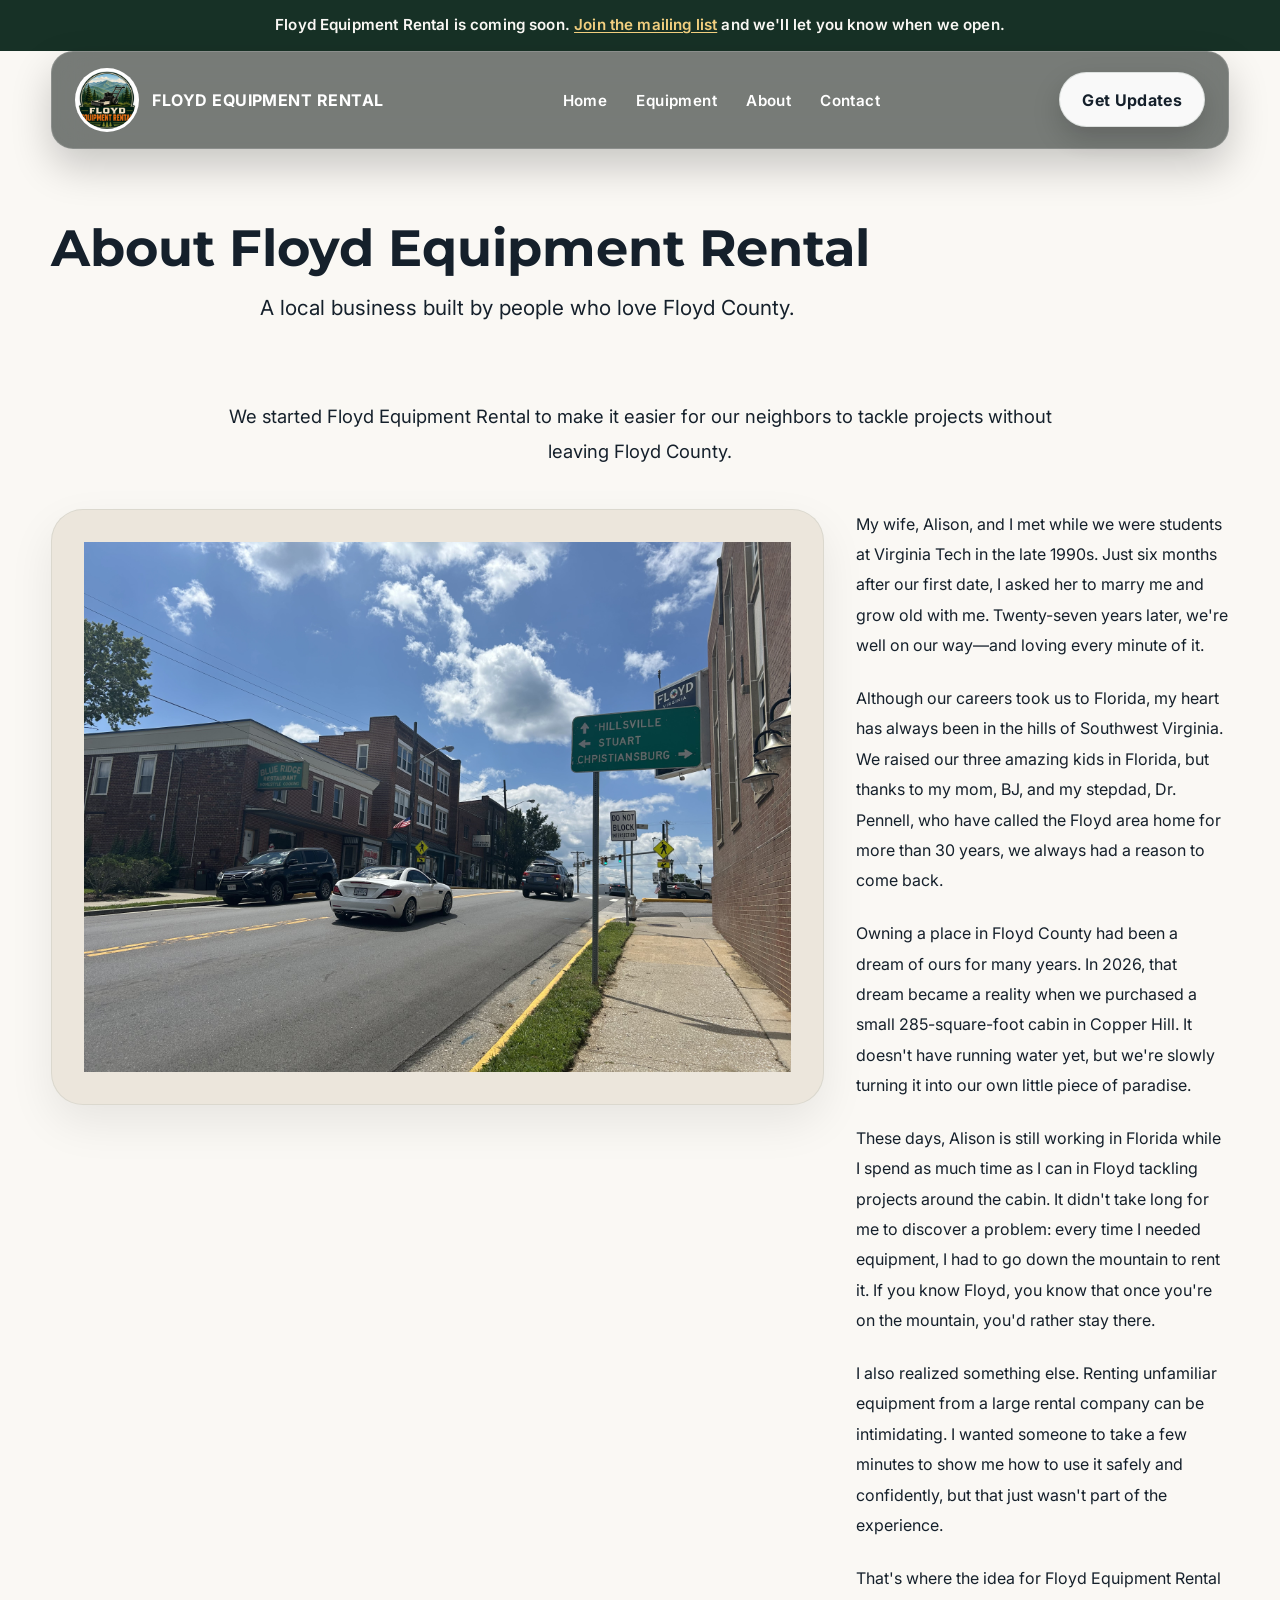
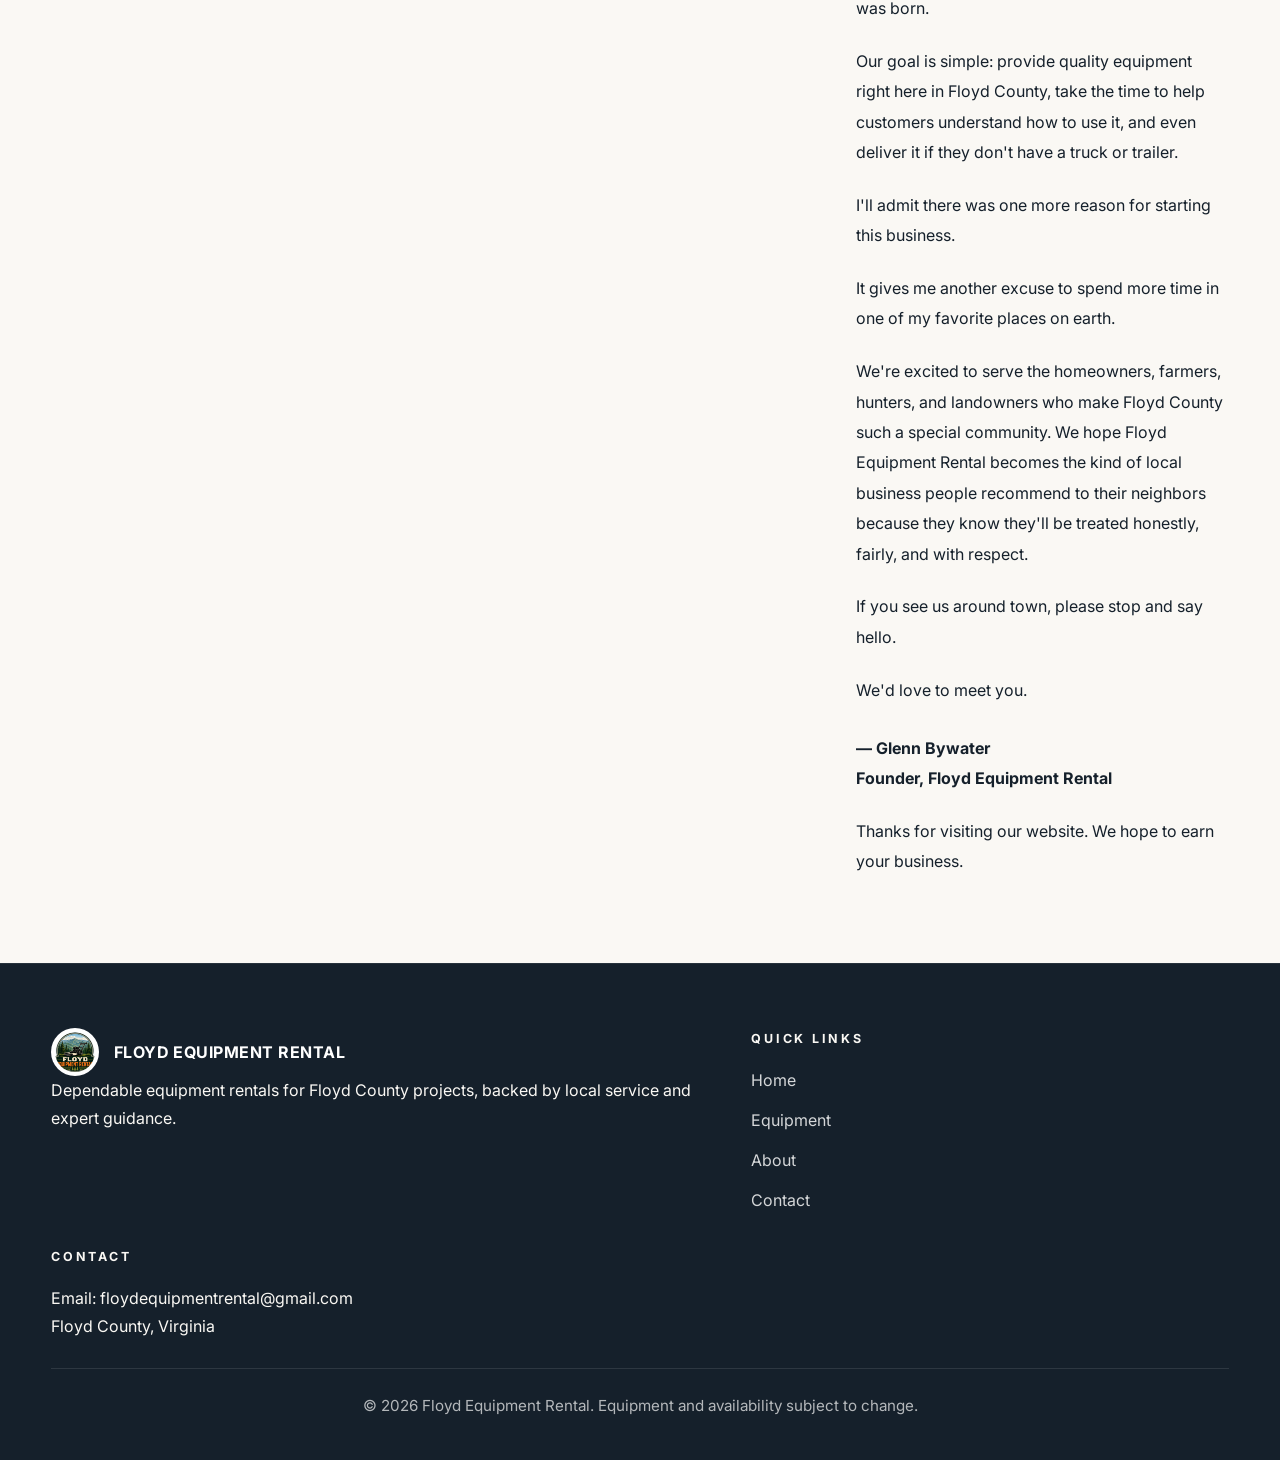
<file: about.html>
<!doctype html>
<html lang="en">
  <head>
    <meta charset="UTF-8" />
    <meta name="viewport" content="width=device-width, initial-scale=1.0" />
    <title>About Floyd Equipment Rental</title>
    <meta
      name="description"
      content="Learn the story behind Floyd Equipment Rental and meet the people building a dependable local rental business in Floyd County."
    />
    <link rel="icon" href="assets/logo.png" type="image/png" />
    <link rel="stylesheet" href="css/style.css" />
    <link rel="preconnect" href="https://fonts.googleapis.com" />
    <link rel="preconnect" href="https://fonts.gstatic.com" crossorigin />
    <link
      href="https://fonts.googleapis.com/css2?family=Montserrat:wght@400;600;700;800&family=Inter:wght@300;400;500;600&display=swap"
      rel="stylesheet"
    />
  </head>
  <body>
    <p class="launch-banner">
      Floyd Equipment Rental is coming soon.
      <a href="index.html#contact">Join the mailing list</a>
      and we'll let you know when we open.
    </p>
    <header>
      <nav class="top-nav container" aria-label="Main navigation">
        <a class="brand" href="index.html#home">
          <img src="assets/logo.png" alt="Floyd Equipment Rental logo" />
          <span>Floyd Equipment Rental</span>
        </a>

        <button class="menu-toggle" aria-label="Open navigation">☰</button>

        <ul class="nav-links">
          <li><a href="index.html#home">Home</a></li>
          <li><a href="index.html#equipment">Equipment</a></li>
          <li><a href="about.html">About</a></li>
          <li><a href="index.html#contact">Contact</a></li>
        </ul>

        <a class="reserve-button" href="index.html#contact">Get Updates</a>
      </nav>
    </header>

    <main>
      <section class="page-hero container about-hero">
        <h1>About Floyd Equipment Rental</h1>
        <p class="hero-subheading">
          A local business built by people who love Floyd County.
        </p>
      </section>

      <section class="about-intro container">
        <p class="intro-statement">
          We started Floyd Equipment Rental to make it easier for our neighbors
          to tackle projects without leaving Floyd County.
        </p>
      </section>

      <section class="about-story container">
        <div class="about-grid">
          <div class="about-photo">
            <img
              src="assets/community/floyd-road-01.jpg"
              alt="Downtown Floyd, Virginia, with the Floyd town sign"
            />
          </div>

          <div class="about-copy">
            <p>
              My wife, Alison, and I met while we were students at Virginia Tech
              in the late 1990s. Just six months after our first date, I asked
              her to marry me and grow old with me. Twenty-seven years later,
              we're well on our way—and loving every minute of it.
            </p>
            <p>
              Although our careers took us to Florida, my heart has always been
              in the hills of Southwest Virginia. We raised our three amazing
              kids in Florida, but thanks to my mom, BJ, and my stepdad, Dr.
              Pennell, who have called the Floyd area home for more than 30
              years, we always had a reason to come back.
            </p>
            <p>
              Owning a place in Floyd County had been a dream of ours for many
              years. In 2026, that dream became a reality when we purchased a
              small 285-square-foot cabin in Copper Hill. It doesn't have
              running water yet, but we're slowly turning it into our own little
              piece of paradise.
            </p>
            <p>
              These days, Alison is still working in Florida while I spend as
              much time as I can in Floyd tackling projects around the cabin. It
              didn't take long for me to discover a problem: every time I needed
              equipment, I had to go down the mountain to rent it. If you know
              Floyd, you know that once you're on the mountain, you'd rather
              stay there.
            </p>
            <p>
              I also realized something else. Renting unfamiliar equipment from
              a large rental company can be intimidating. I wanted someone to
              take a few minutes to show me how to use it safely and
              confidently, but that just wasn't part of the experience.
            </p>
            <p>That's where the idea for Floyd Equipment Rental was born.</p>
            <p>
              Our goal is simple: provide quality equipment right here in Floyd
              County, take the time to help customers understand how to use it,
              and even deliver it if they don't have a truck or trailer.
            </p>
            <p>
              I'll admit there was one more reason for starting this business.
            </p>
            <p>
              It gives me another excuse to spend more time in one of my
              favorite places on earth.
            </p>
            <p>
              We're excited to serve the homeowners, farmers, hunters, and
              landowners who make Floyd County such a special community. We hope
              Floyd Equipment Rental becomes the kind of local business people
              recommend to their neighbors because they know they'll be treated
              honestly, fairly, and with respect.
            </p>
            <p>If you see us around town, please stop and say hello.</p>
            <p>We'd love to meet you.</p>
            <p class="signature">
              — Glenn Bywater<br />Founder, Floyd Equipment Rental
            </p>
            <p class="closing-note">
              Thanks for visiting our website. We hope to earn your business.
            </p>
          </div>
        </div>
      </section>
    </main>

    <footer class="site-footer">
      <div class="container footer-grid">
        <div>
          <a class="brand footer-brand" href="index.html#home">
            <img src="assets/logo.png" alt="Floyd Equipment Rental logo" />
            <span>Floyd Equipment Rental</span>
          </a>
          <p>
            Dependable equipment rentals for Floyd County projects, backed by
            local service and expert guidance.
          </p>
        </div>

        <div>
          <p class="footer-label">Quick links</p>
          <ul class="footer-links">
            <li><a href="index.html#home">Home</a></li>
            <li><a href="index.html#equipment">Equipment</a></li>
            <li><a href="index.html#about">About</a></li>
            <li><a href="index.html#contact">Contact</a></li>
          </ul>
        </div>

        <div>
          <p class="footer-label">Contact</p>
          <p>
            Email:
            <a href="mailto:floydequipmentrental@gmail.com"
              >floydequipmentrental@gmail.com</a
            >
          </p>
          <p>Floyd County, Virginia</p>
        </div>
      </div>

      <div class="footer-legal container">
        <p>
          © 2026 Floyd Equipment Rental. Equipment and availability subject to
          change.
        </p>
      </div>
    </footer>
  </body>
</html>
</file>
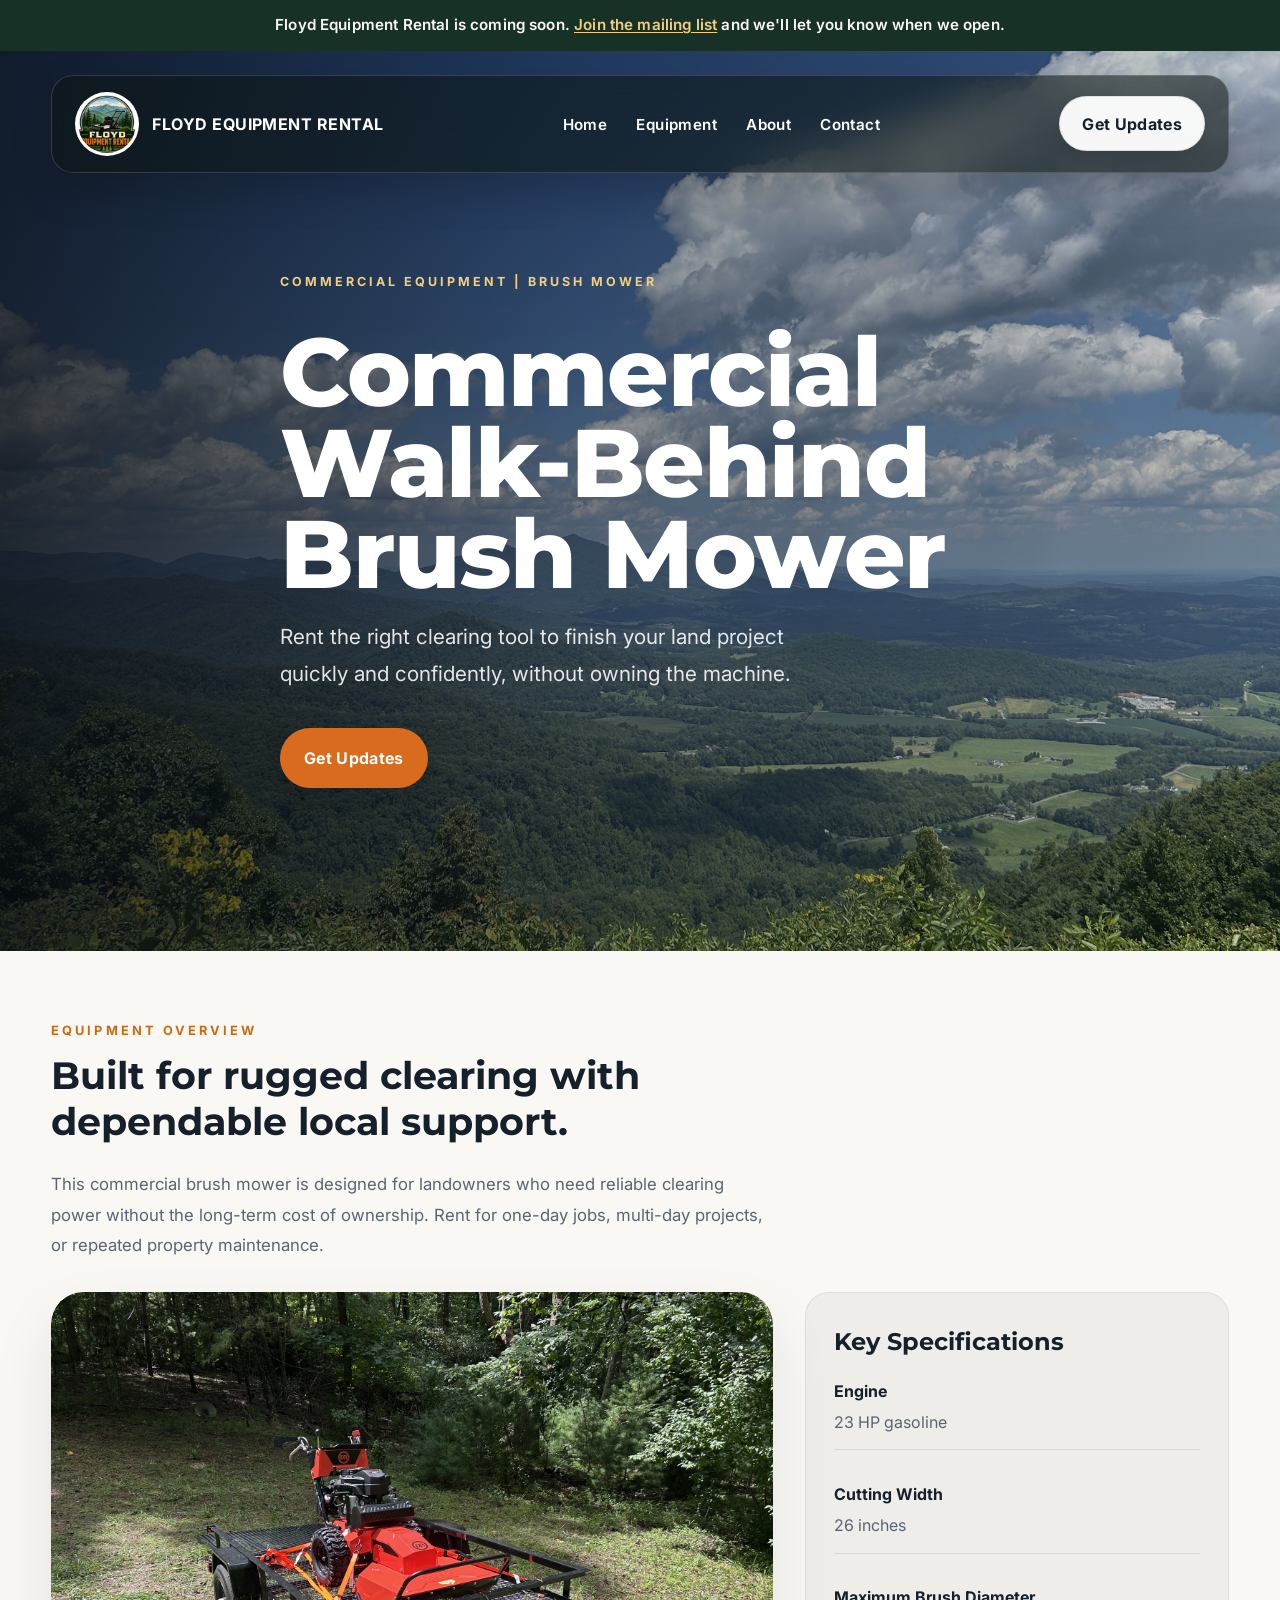
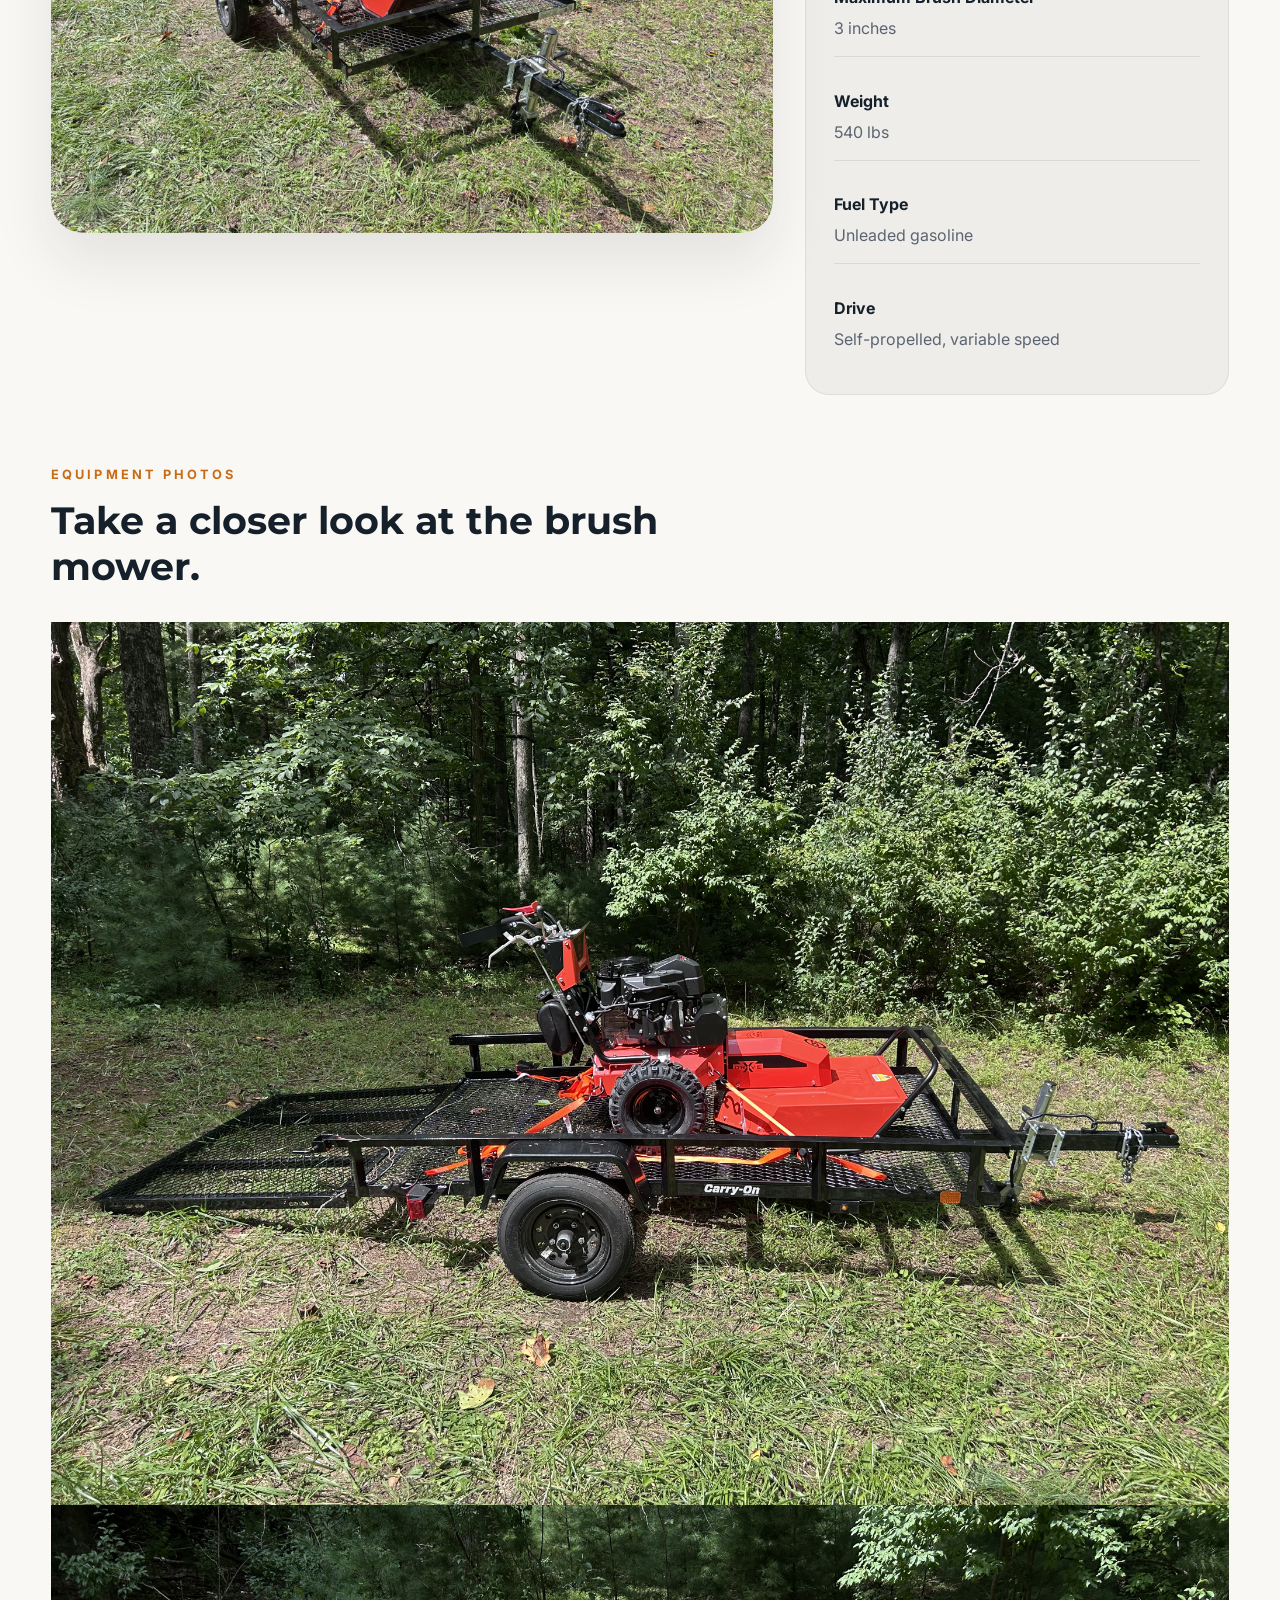
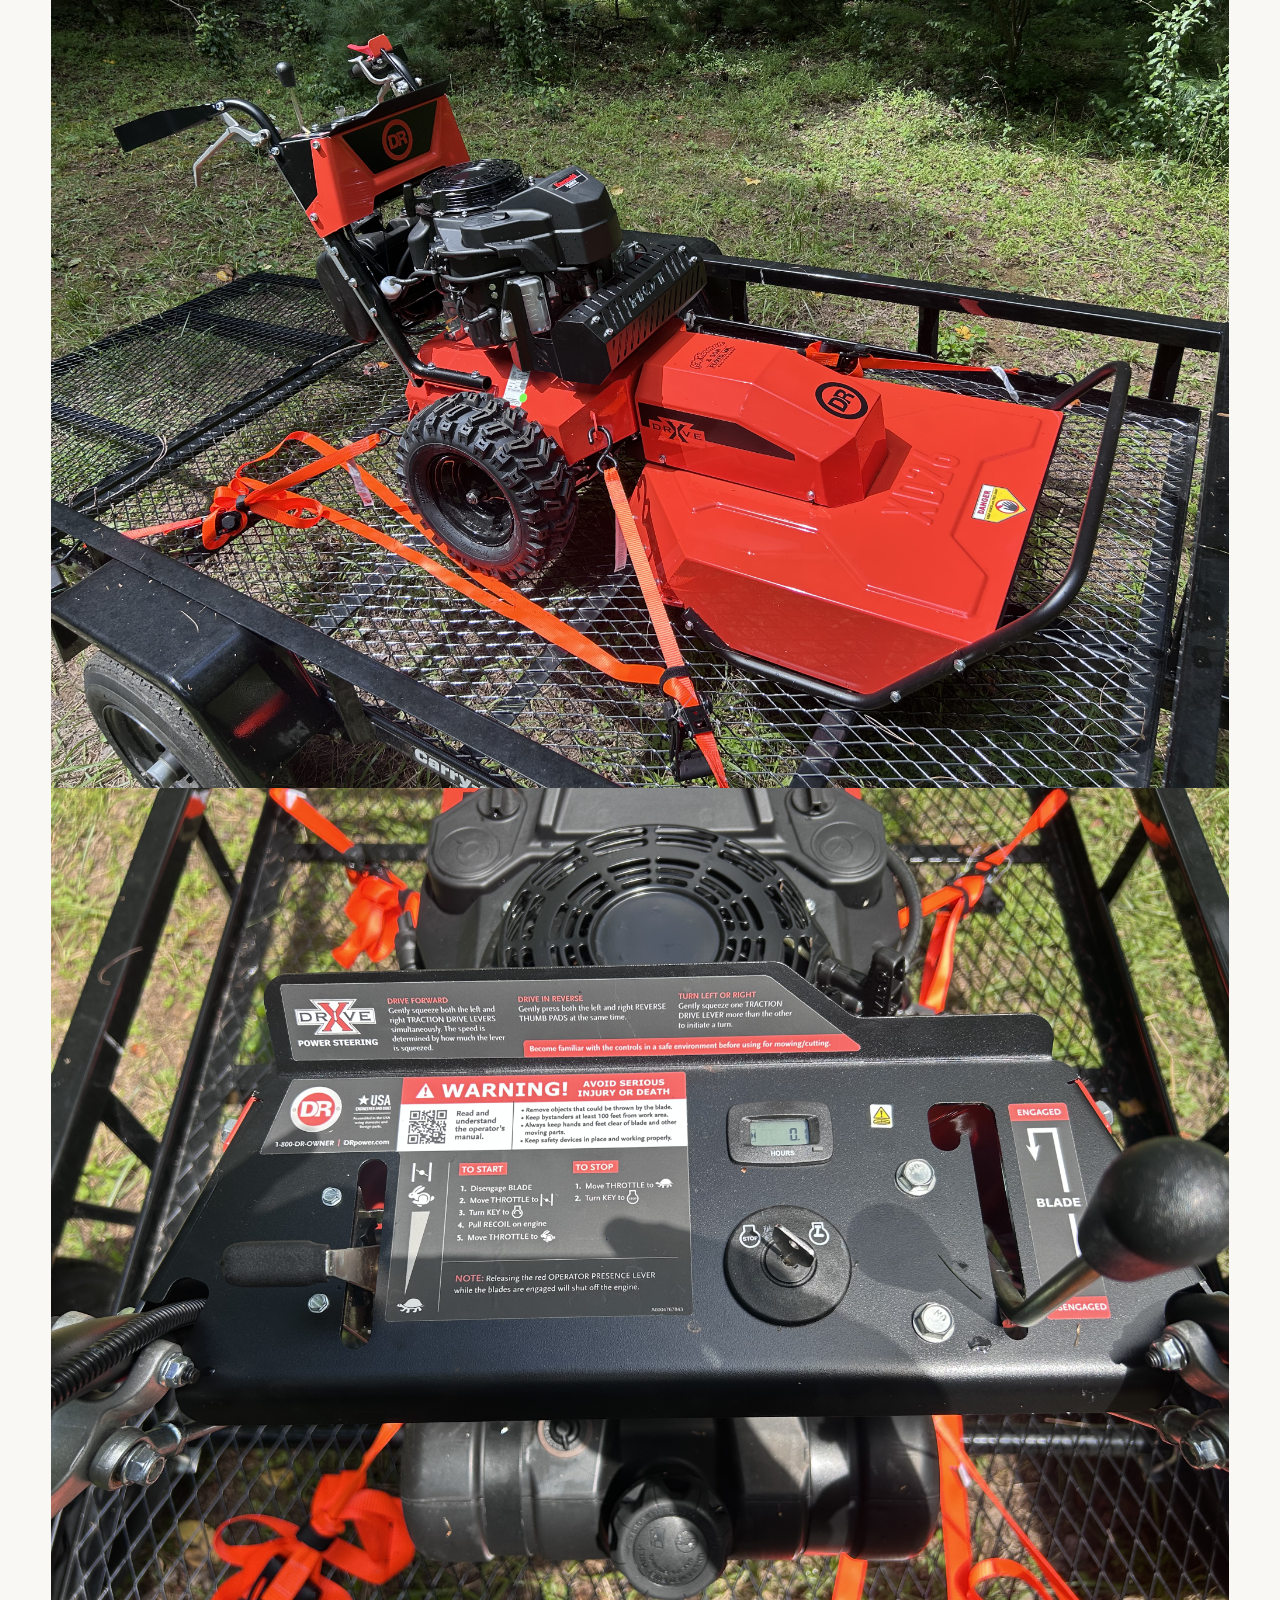
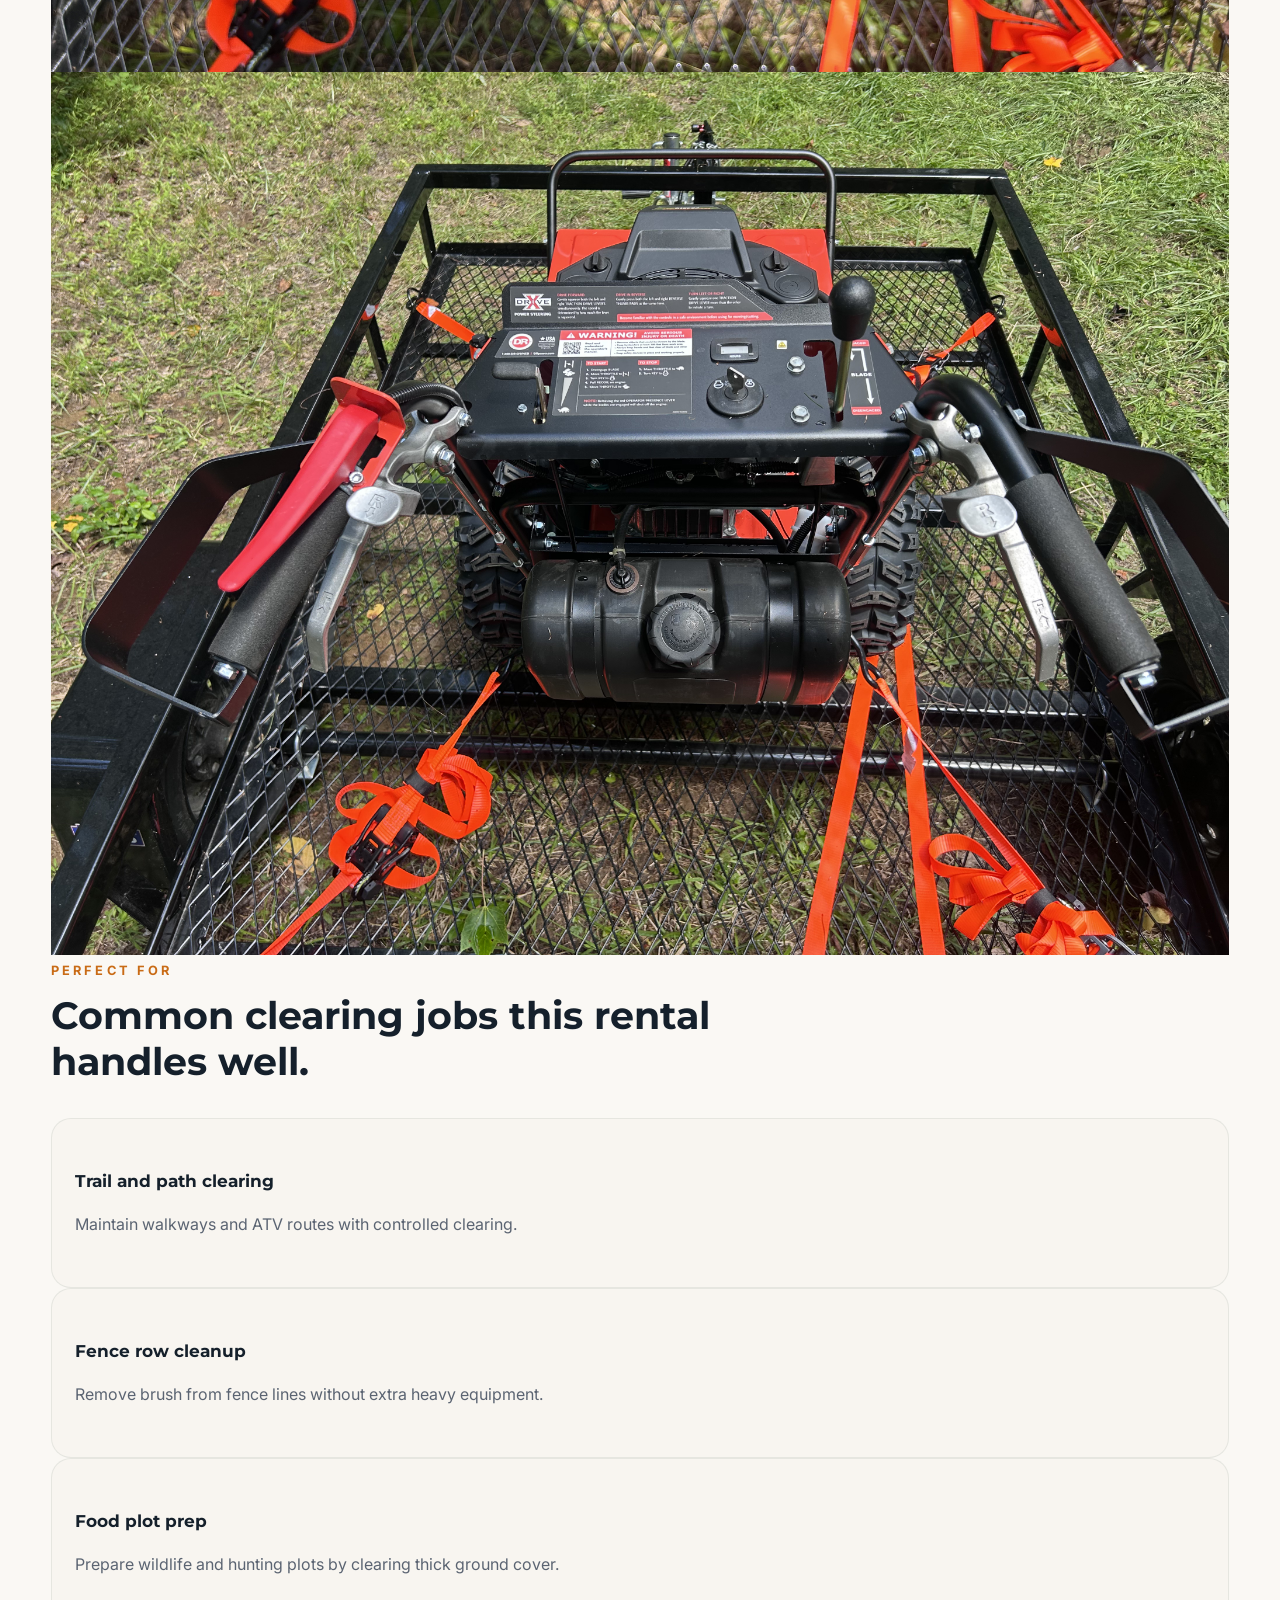
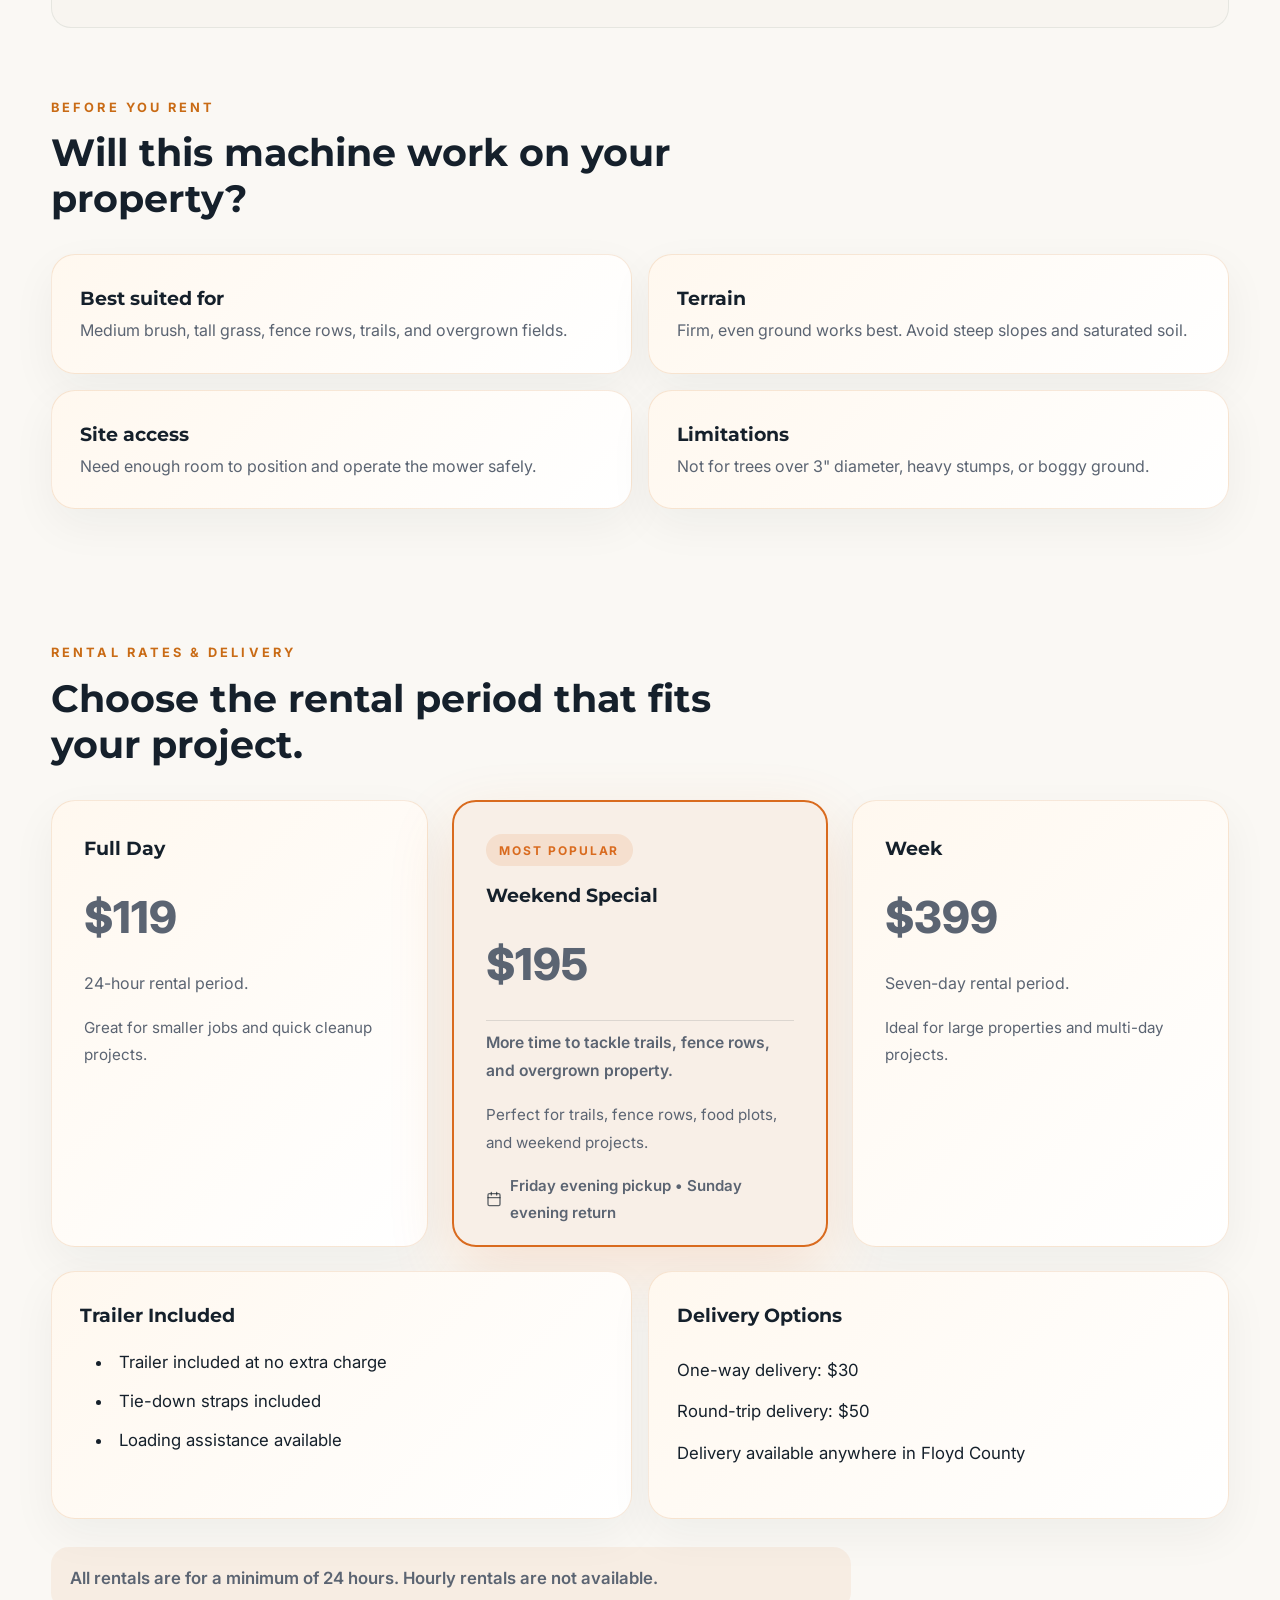
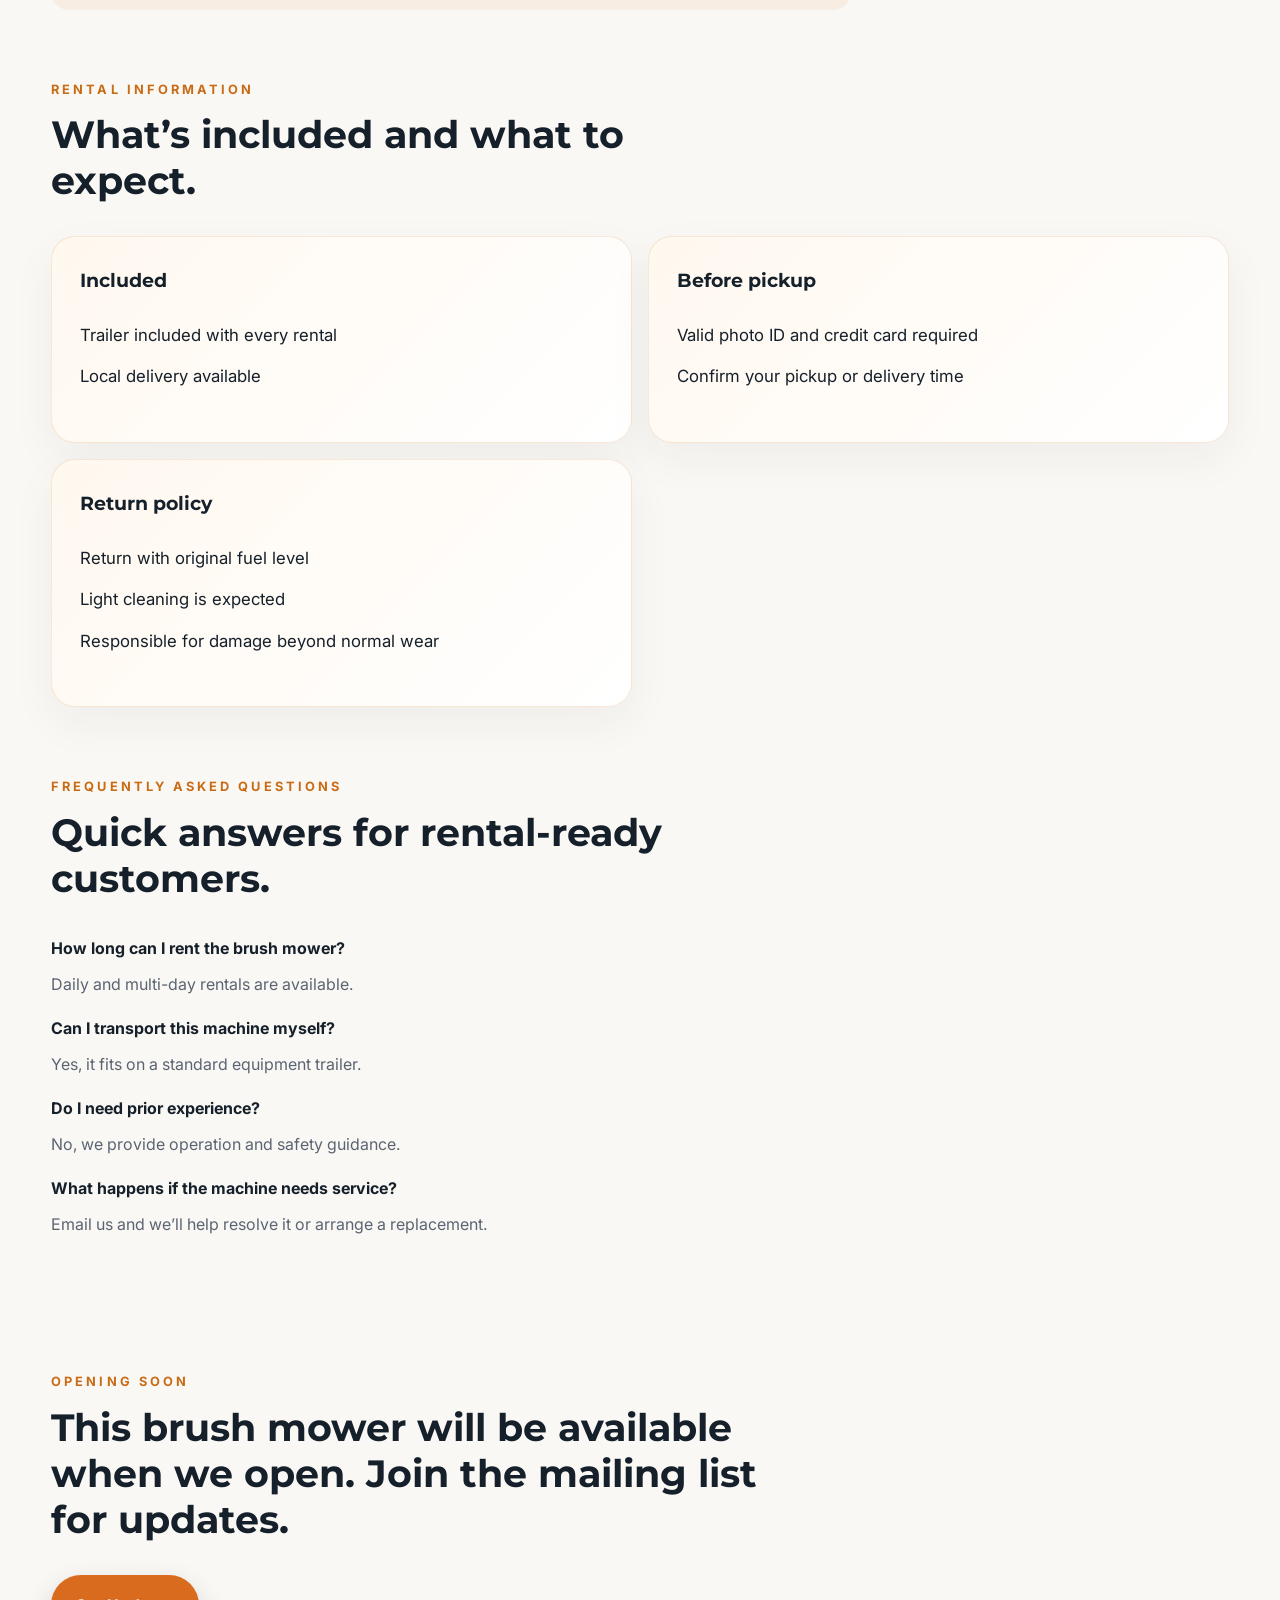
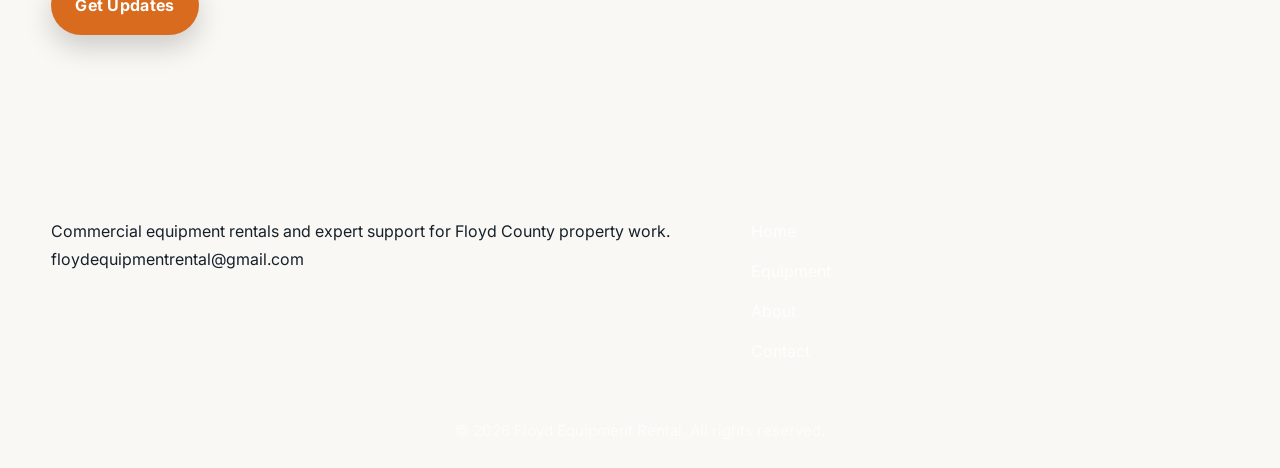
<file: commercial-brush-mower.html>
<!doctype html>
<html lang="en">
  <head>
    <meta charset="UTF-8" />
    <meta name="viewport" content="width=device-width, initial-scale=1.0" />
    <title>Commercial Brush Mower | Floyd Equipment Rental</title>
    <meta
      name="description"
      content="Commercial walk-behind brush mower rentals for trails, fence rows, and overgrown property in Floyd County, Virginia."
    />
    <link rel="icon" href="assets/logo.png" type="image/png" />
    <link rel="stylesheet" href="css/style.css" />
    <link rel="preconnect" href="https://fonts.googleapis.com" />
    <link rel="preconnect" href="https://fonts.gstatic.com" crossorigin />
    <link
      href="https://fonts.googleapis.com/css2?family=Montserrat:wght@400;600;700;800&family=Inter:wght@300;400;500;600&display=swap"
      rel="stylesheet"
    />
  </head>
  <body>
    <p class="launch-banner">
      Floyd Equipment Rental is coming soon.
      <a href="index.html#contact">Join the mailing list</a>
      and we'll let you know when we open.
    </p>
    <header class="hero equipment-page-hero">
      <nav class="top-nav container" aria-label="Main navigation">
        <a class="brand" href="index.html#home">
          <img src="assets/logo.png" alt="Floyd Equipment Rental logo" />
          <span>Floyd Equipment Rental</span>
        </a>

        <button class="menu-toggle" aria-label="Open navigation">☰</button>

        <ul class="nav-links">
          <li><a href="index.html#home">Home</a></li>
          <li><a href="index.html#equipment">Equipment</a></li>
          <li><a href="about.html">About</a></li>
          <li><a href="index.html#contact">Contact</a></li>
        </ul>

        <a class="reserve-button" href="index.html#contact">Get Updates</a>
      </nav>

      <div class="hero-content container">
        <p class="eyebrow">Commercial Equipment | Brush Mower</p>
        <h1>Commercial Walk-Behind Brush Mower</h1>
        <p class="hero-subheading">
          Rent the right clearing tool to finish your land project quickly and
          confidently, without owning the machine.
        </p>
        <div class="page-actions">
          <a class="hero-button" href="index.html#contact">Get Updates</a>
        </div>
      </div>
    </header>

    <main>
      <section class="equipment-detail-section container">
        <div class="section-heading">
          <p class="section-label">Equipment Overview</p>
          <h2>Built for rugged clearing with dependable local support.</h2>
          <p class="equipment-intro">
            This commercial brush mower is designed for landowners who need
            reliable clearing power without the long-term cost of ownership.
            Rent for one-day jobs, multi-day projects, or repeated property
            maintenance.
          </p>
        </div>

        <div class="equipment-spec-grid">
          <div class="equipment-photo">
            <img
              src="assets/equipment/commercial-brush-mower/hero.jpg"
              alt="Commercial brush mower equipment"
            />
          </div>

          <aside class="spec-block">
            <h2>Key Specifications</h2>
            <dl class="spec-list">
              <div>
                <dt>Engine</dt>
                <dd>23 HP gasoline</dd>
              </div>
              <div>
                <dt>Cutting Width</dt>
                <dd>26 inches</dd>
              </div>
              <div>
                <dt>Maximum Brush Diameter</dt>
                <dd>3 inches</dd>
              </div>
              <div>
                <dt>Weight</dt>
                <dd>540 lbs</dd>
              </div>
              <div>
                <dt>Fuel Type</dt>
                <dd>Unleaded gasoline</dd>
              </div>
              <div>
                <dt>Drive</dt>
                <dd>Self-propelled, variable speed</dd>
              </div>
            </dl>
          </aside>
        </div>
      </section>

      <section class="container equipment-gallery-section">
        <div class="section-heading">
          <p class="section-label">Equipment Photos</p>
          <h2>Take a closer look at the brush mower.</h2>
        </div>
        <div class="equipment-gallery">
          <img
            src="assets/equipment/commercial-brush-mower/01-side-view.jpg"
            alt="Commercial brush mower side view"
          />
          <img
            src="assets/equipment/commercial-brush-mower/02-mower-detail.jpg"
            alt="Commercial brush mower detail"
          />
          <img
            src="assets/equipment/commercial-brush-mower/03-controls.jpg"
            alt="Commercial brush mower controls"
          />
          <img
            src="assets/equipment/commercial-brush-mower/04-engine.jpg"
            alt="Commercial brush mower engine"
          />
        </div>
      </section>

      <section class="container">
        <div class="section-heading">
          <p class="section-label">Perfect For</p>
          <h2>Common clearing jobs this rental handles well.</h2>
        </div>
        <div class="project-grid">
          <article class="benefit-card">
            <h4>Trail and path clearing</h4>
            <p>Maintain walkways and ATV routes with controlled clearing.</p>
          </article>
          <article class="benefit-card">
            <h4>Fence row cleanup</h4>
            <p>Remove brush from fence lines without extra heavy equipment.</p>
          </article>
          <article class="benefit-card">
            <h4>Food plot prep</h4>
            <p>
              Prepare wildlife and hunting plots by clearing thick ground cover.
            </p>
          </article>
        </div>
      </section>

      <section class="container before-rent-panel">
        <div class="section-heading">
          <p class="section-label">Before You Rent</p>
          <h2>Will this machine work on your property?</h2>
        </div>
        <div class="before-rent-grid">
          <article class="info-panel">
            <h3>Best suited for</h3>
            <p>
              Medium brush, tall grass, fence rows, trails, and overgrown
              fields.
            </p>
          </article>
          <article class="info-panel">
            <h3>Terrain</h3>
            <p>
              Firm, even ground works best. Avoid steep slopes and saturated
              soil.
            </p>
          </article>
          <article class="info-panel">
            <h3>Site access</h3>
            <p>Need enough room to position and operate the mower safely.</p>
          </article>
          <article class="info-panel">
            <h3>Limitations</h3>
            <p>
              Not for trees over 3" diameter, heavy stumps, or boggy ground.
            </p>
          </article>
        </div>
      </section>
      <section class="container pricing-panel">
        <div class="section-heading">
          <p class="section-label">Rental Rates & Delivery</p>
          <h2>Choose the rental period that fits your project.</h2>
        </div>

        <div class="pricing-grid">
          <article class="info-panel">
            <h3>Full Day</h3>
            <p class="price">$119</p>
            <p>24-hour rental period.</p>
            <p class="card-support">
              Great for smaller jobs and quick cleanup projects.
            </p>
          </article>

          <article class="info-panel featured-price">
            <span class="card-badge">MOST POPULAR</span>
            <h3>Weekend Special</h3>
            <p class="price">$195</p>
            <div class="card-divider" aria-hidden="true"></div>
            <p class="featured-savings">
              More time to tackle trails, fence rows, and overgrown property.
            </p>
            <p class="featured-description">
              Perfect for trails, fence rows, food plots, and weekend projects.
            </p>
            <p class="muted-note">
              <span class="helper-icon" aria-hidden="true"
                ><svg
                  viewBox="0 0 24 24"
                  fill="none"
                  stroke="currentColor"
                  stroke-width="2"
                  stroke-linecap="round"
                  stroke-linejoin="round"
                >
                  <rect x="3" y="4" width="18" height="18" rx="2" />
                  <path d="M16 2v4M8 2v4M3 10h18" /></svg
              ></span>
              Friday evening pickup • Sunday evening return
            </p>
          </article>

          <article class="info-panel">
            <h3>Week</h3>
            <p class="price">$399</p>
            <p>Seven-day rental period.</p>
            <p class="card-support">
              Ideal for large properties and multi-day projects.
            </p>
          </article>
        </div>

        <div class="before-rent-grid" style="margin-top: 1.5rem">
          <article class="info-panel compact-card">
            <h3>Trailer Included</h3>
            <ul class="bullet-list">
              <li>Trailer included at no extra charge</li>
              <li>Tie-down straps included</li>
              <li>Loading assistance available</li>
            </ul>
          </article>

          <article class="info-panel">
            <h3>Delivery Options</h3>
            <ul class="feature-list">
              <li>One-way delivery: $30</li>
              <li>Round-trip delivery: $50</li>
              <li>Delivery available anywhere in Floyd County</li>
            </ul>
          </article>
        </div>

        <p class="equipment-intro pricing-note">
          All rentals are for a minimum of 24 hours. Hourly rentals are not
          available.
        </p>
      </section>
      <section class="container rental-information-panel">
        <div class="section-heading">
          <p class="section-label">Rental Information</p>
          <h2>What’s included and what to expect.</h2>
        </div>
        <div class="before-rent-grid">
          <article class="info-panel">
            <h3>Included</h3>
            <ul class="feature-list">
              <li>Trailer included with every rental</li>
              <li>Local delivery available</li>
            </ul>
          </article>
          <article class="info-panel">
            <h3>Before pickup</h3>
            <ul class="feature-list">
              <li>Valid photo ID and credit card required</li>
              <li>Confirm your pickup or delivery time</li>
            </ul>
          </article>
          <article class="info-panel">
            <h3>Return policy</h3>
            <ul class="feature-list">
              <li>Return with original fuel level</li>
              <li>Light cleaning is expected</li>
              <li>Responsible for damage beyond normal wear</li>
            </ul>
          </article>
        </div>
      </section>

      <section class="faq-section container">
        <div class="section-heading">
          <p class="section-label">Frequently Asked Questions</p>
          <h2>Quick answers for rental-ready customers.</h2>
        </div>
        <dl class="faq-list">
          <div>
            <dt>How long can I rent the brush mower?</dt>
            <dd>Daily and multi-day rentals are available.</dd>
          </div>
          <div>
            <dt>Can I transport this machine myself?</dt>
            <dd>Yes, it fits on a standard equipment trailer.</dd>
          </div>
          <div>
            <dt>Do I need prior experience?</dt>
            <dd>No, we provide operation and safety guidance.</dd>
          </div>
          <div>
            <dt>What happens if the machine needs service?</dt>
            <dd>Email us and we’ll help resolve it or arrange a replacement.</dd>
          </div>
        </dl>
      </section>

      <section class="container page-footer-cta">
        <div class="section-heading">
          <p class="section-label">Opening Soon</p>
          <h2>
            This brush mower will be available when we open. Join the mailing
            list for updates.
          </h2>
        </div>
        <div class="page-actions">
          <a class="hero-button" href="index.html#contact">Get Updates</a>
        </div>
      </section>
    </main>

    <footer class="footer container">
      <div class="footer-grid">
        <div>
          <p class="footer-label">Floyd Equipment Rental</p>
          <p>
            Commercial equipment rentals and expert support for Floyd County
            property work.
          </p>
          <p>
            <a href="mailto:floydequipmentrental@gmail.com"
              >floydequipmentrental@gmail.com</a
            >
          </p>
        </div>
        <div>
          <p class="footer-label">Quick Links</p>
          <ul class="footer-links">
            <li><a href="index.html#home">Home</a></li>
            <li><a href="index.html#equipment">Equipment</a></li>
            <li><a href="index.html#about">About</a></li>
            <li><a href="index.html#contact">Contact</a></li>
          </ul>
        </div>
      </div>
      <p class="footer-legal">
        © 2026 Floyd Equipment Rental. All rights reserved.
      </p>
    </footer>
  </body>
</html>
</file>
<file: css/style.css>
:root {
  --green: #173126;
  --orange: #d96b1f;
  --cream: #faf8f4;
  --dark: #15202b;
  --gray: #5b6472;
  --white: #ffffff;
}

* {
  margin: 0;
  padding: 0;
  box-sizing: border-box;
}

html {
  scroll-behavior: smooth;
}

body {
  font-family: "Inter", sans-serif;
  color: var(--dark);
  background: var(--cream);
  line-height: 1.75;
}

.launch-banner {
  margin: 0;
  padding: 0.75rem 1.25rem;
  background: var(--green);
  color: var(--cream);
  text-align: center;
  font-size: 0.95rem;
  font-weight: 600;
  letter-spacing: 0.01em;
}

.launch-banner a {
  color: #f2cf7f;
  text-decoration: underline;
  text-underline-offset: 0.15em;
}

.contact-actions {
  display: flex;
  flex-wrap: wrap;
  gap: 0.85rem;
  margin-top: 1.5rem;
}

.contact-panel .contact-actions {
  justify-content: center;
}

.coming-soon-note {
  margin-top: 1.1rem;
  font-size: 0.95rem;
}

h1,
h2,
h3,
h4 {
  font-family: "Montserrat", sans-serif;
}

img {
  max-width: 100%;
  display: block;
}

a {
  text-decoration: none;
  color: inherit;
}

.container {
  width: min(1200px, 92%);
  margin-inline: auto;
}

.hero {
  min-height: 100vh;
  background:
    linear-gradient(
      90deg,
      rgba(8, 12, 18, 0.82) 0%,
      rgba(8, 12, 18, 0.45) 45%,
      rgba(8, 12, 18, 0.2) 100%
    ),
    url("../assets/locations/floyd-blue-ridge-04.jpg");
  background-size: cover;
  background-position: center;
  display: flex;
  flex-direction: column;
  padding: 1.5rem 0 4rem;
}

.top-nav {
  position: sticky;
  top: 1rem;
  z-index: 20;
  display: flex;
  align-items: center;
  justify-content: space-between;
  gap: 1rem;
  margin-top: 0;
  padding: 1rem 1.4rem;
  border: 1px solid rgba(255, 255, 255, 0.15);
  border-radius: 22px;
  background: rgba(12, 20, 18, 0.55);
  backdrop-filter: blur(20px);
  -webkit-backdrop-filter: blur(20px);
  box-shadow: 0 18px 40px rgba(0, 0, 0, 0.2);
  transition:
    background 0.25s ease,
    transform 0.25s ease;
}

.brand {
  display: flex;
  align-items: center;
  gap: 0.85rem;
  color: var(--white);
  font-size: 1rem;
  font-weight: 700;
  letter-spacing: 0.03em;
  text-transform: uppercase;
}

.brand img {
  width: 64px;
  height: 64px;
  border-radius: 50%;
  object-fit: cover;
  background: #fff;
  padding: 3px;
}

.nav-links {
  display: flex;
  align-items: center;
  gap: 1.8rem;
  list-style: none;
}

.nav-links a {
  color: var(--white);
  font-size: 0.95rem;
  letter-spacing: 0.03em;
  font-weight: 600;
  padding: 0.35rem 0;
  border-bottom: 2px solid transparent;
  transition:
    color 0.2s ease,
    border-color 0.2s ease;
}

.nav-links a:hover,
.nav-links a:focus-visible {
  color: #fff;
  border-color: #fff;
}

.hero-content {
  flex: 1;
  display: flex;
  flex-direction: column;
  justify-content: center;
  align-items: flex-start;
  max-width: 720px;
  gap: 1.25rem;
  padding: 2rem 0;
  color: var(--white);
}

.eyebrow {
  display: inline-block;
  margin-bottom: 0.8rem;
  font-size: 0.78rem;
  font-weight: 700;
  letter-spacing: 0.24em;
  text-transform: uppercase;
  color: #f2cf7f;
}

.hero-content h1 {
  font-size: clamp(3.5rem, 8vw, 6rem);
  font-weight: 800;
  line-height: 0.95;
  letter-spacing: -1.5px;
  margin-bottom: 0;
  max-width: 720px;
}

.hero-subheading {
  font-size: clamp(1.05rem, 2vw, 1.3rem);
  line-height: 1.75;
  max-width: 560px;
  color: rgba(255, 255, 255, 0.88);
}

.hero-button,
.reserve-button {
  display: inline-block;
  width: max-content;
  padding: 1rem 1.5rem;
  border: 0;
  border-radius: 999px;
  background: var(--orange);
  color: var(--white);
  font: inherit;
  font-weight: 700;
  letter-spacing: 0.02em;
  cursor: pointer;
  box-shadow: 0 12px 28px rgba(0, 0, 0, 0.18);
  transition:
    transform 0.2s ease,
    box-shadow 0.2s ease,
    filter 0.2s ease;
}

.hero-button:hover,
.hero-button:focus-visible,
.reserve-button:hover,
.reserve-button:focus-visible {
  transform: translateY(-2px);
  box-shadow: 0 16px 32px rgba(0, 0, 0, 0.22);
  filter: brightness(1.05);
}

.trust-strip {
  display: grid;
  grid-template-columns: repeat(3, minmax(0, 1fr));
  gap: 1rem;
  margin-top: 2.5rem;
  padding: 1.5rem 1.5rem 1.75rem;
  background: rgba(255, 255, 255, 0.12);
  border: 1px solid rgba(255, 255, 255, 0.16);
  border-radius: 22px;
  backdrop-filter: blur(10px);
}

.trust-item strong {
  display: block;
  margin-bottom: 0.5rem;
  font-size: 0.95rem;
  font-weight: 700;
  letter-spacing: 0.04em;
  text-transform: uppercase;
  color: var(--white);
}

.trust-item span {
  color: rgba(255, 255, 255, 0.86);
  line-height: 1.8;
}

.services-section,
.why-rent-section,
.info-section,
.contact-section {
  padding: 5rem 0;
}

.section-heading {
  max-width: 720px;
  margin-bottom: 2rem;
}

.section-label {
  display: inline-block;
  margin-bottom: 0.7rem;
  color: #c96b15;
  font-size: 0.8rem;
  font-weight: 700;
  letter-spacing: 0.24em;
  text-transform: uppercase;
}

.section-heading h2 {
  font-size: clamp(1.9rem, 3vw, 2.6rem);
  line-height: 1.2;
  color: var(--dark);
}

.section-intro,
.equipment-intro {
  max-width: 800px;
  margin-top: 1.5rem;
  color: var(--gray);
  font-size: 1.05rem;
  line-height: 1.8;
}

.equipment-panel {
  display: grid;
  grid-template-columns: 1.5fr 1fr;
  gap: 2.5rem;
  align-items: start;
  background: #fff;
  border-radius: 28px;
  padding: 2.8rem;
  box-shadow: 0 22px 60px rgba(21, 32, 43, 0.08);
  transition:
    transform 0.25s ease,
    box-shadow 0.25s ease;
}

.equipment-panel:hover {
  transform: translateY(-4px);
}

.equipment-card-grid {
  display: grid;
  gap: 2rem;
  grid-template-columns: repeat(auto-fit, minmax(300px, 1fr));
}

.equipment-card {
  background: #ffffff;
  border-radius: 28px;
  padding: 2rem;
  box-shadow: 0 22px 60px rgba(21, 32, 43, 0.08);
  transition:
    transform 0.25s ease,
    box-shadow 0.25s ease;
}

.equipment-card:hover {
  transform: translateY(-4px);
  box-shadow: 0 28px 72px rgba(21, 32, 43, 0.1);
}

.equipment-card-photo {
  background: #f7f3ed;
  border-radius: 24px;
  overflow: hidden;
  margin-bottom: 1.5rem;
}

.equipment-card-photo img {
  width: 100%;
  height: auto;
  display: block;
  object-fit: cover;
}

.equipment-card-content h3 {
  font-size: clamp(1.6rem, 2vw, 2rem);
  margin-bottom: 0.85rem;
  color: var(--dark);
}

.equipment-card-content p {
  margin: 0;
  color: var(--gray);
  line-height: 1.75;
}

.equipment-card-highlights {
  list-style: none;
  padding: 0;
  margin: 1.5rem 0 0;
}

.equipment-card-highlights li {
  margin-bottom: 0.85rem;
  font-size: 1.05rem;
  line-height: 1.5;
}

.equipment-card-actions {
  display: flex;
  flex-wrap: wrap;
  gap: 1rem;
  margin-top: 1.75rem;
}

.equipment-visual {
  display: grid;
  gap: 1.75rem;
}

.wishlist-section {
  padding: 4rem 0;
}

.wishlist-panel {
  background: #ffffff;
  border-radius: 28px;
  padding: 2.5rem;
  box-shadow: 0 22px 60px rgba(21, 32, 43, 0.08);
}

.wishlist-instructions {
  margin-bottom: 1.5rem;
  color: var(--dark);
  font-weight: 600;
}

.wishlist-form {
  display: grid;
  gap: 1.25rem;
}

.checkbox-grid {
  display: grid;
  grid-template-columns: repeat(auto-fit, minmax(240px, 1fr));
  gap: 1rem;
}

.checkbox-option {
  display: flex;
  align-items: center;
  gap: 0.85rem;
  padding: 1rem 1.15rem;
  border-radius: 18px;
  background: #f8f5f0;
  border: 1px solid rgba(23, 49, 38, 0.08);
  cursor: pointer;
  transition:
    border-color 0.2s ease,
    background 0.2s ease;
}

.checkbox-option input {
  width: 1.1rem;
  height: 1.1rem;
}

.checkbox-option:hover {
  border-color: rgba(23, 49, 38, 0.18);
}

.other-field {
  display: grid;
  gap: 0.75rem;
}

.other-field label {
  color: var(--dark);
  font-weight: 600;
}

.other-field textarea {
  width: 100%;
  min-height: 100px;
  border: 1px solid rgba(23, 49, 38, 0.12);
  border-radius: 18px;
  padding: 1rem;
  font-family: inherit;
  font-size: 1rem;
  color: var(--dark);
  background: #fff;
}

.validation-message,
.status-message {
  color: var(--dark);
  font-weight: 600;
  line-height: 1.6;
}

.thank-you-panel {
  margin-top: 1rem;
  padding: 1.75rem;
  border-radius: 24px;
  background: #f8f5f0;
  border: 1px solid rgba(23, 49, 38, 0.1);
}

.thank-you-panel h3 {
  margin-top: 0;
  margin-bottom: 0.75rem;
  color: var(--dark);
}

.thank-you-panel p {
  margin: 0.85rem 0 0;
  color: var(--dark);
  line-height: 1.8;
}

.results-heading {
  margin-top: 2rem;
}

#wishlist-thank-you + .results-heading {
  margin-top: 2.25rem;
}

.results-heading h3 {
  margin: 0;
  font-size: 1.25rem;
  color: var(--dark);
}

.results-heading p {
  margin: 0.75rem 0 0;
  color: var(--gray);
  line-height: 1.75;
}

.wishlist-results {
  margin-top: 2rem;
}

.email-card {
  margin-top: 2rem;
}

.validation-message {
  color: #b85718;
}

.validation-message.is-success {
  color: var(--green);
}

.email-form button[disabled] {
  opacity: 0.7;
  cursor: wait;
}

.contact-fallback {
  margin-top: 1.25rem;
  font-size: 0.95rem;
}

.contact-panel .email-form,
.info-panel .email-form,
.contact-panel .thank-you-panel,
.info-panel .thank-you-panel {
  text-align: left;
  max-width: 28rem;
  margin: 1.5rem auto 0;
}

.contact-panel .email-form .hero-button,
.info-panel .email-form .hero-button {
  margin-top: 0;
  width: 100%;
}

.wishlist-summary {
  display: grid;
  gap: 1rem;
}

.vote-item {
  display: grid;
  gap: 0.75rem;
}

.vote-item-header {
  display: flex;
  justify-content: space-between;
  gap: 1rem;
  align-items: center;
}

.vote-item-name {
  color: var(--dark);
  font-weight: 700;
}

.vote-item-percent {
  color: var(--gray);
  font-size: 0.95rem;
}

.progress-track {
  width: 100%;
  height: 0.95rem;
  border-radius: 999px;
  background: #f1ede7;
  overflow: hidden;
}

.progress-fill {
  height: 100%;
  background: var(--orange);
  border-radius: 999px 0 0 999px;
  transition: width 0.35s ease;
}

.email-card {
  margin-top: 2.5rem;
  padding: 2rem;
  border-radius: 24px;
  background: #f8f5f0;
  border: 1px solid rgba(23, 49, 38, 0.08);
}

.email-card h3 {
  margin-bottom: 1rem;
}

.email-card p {
  margin: 0 0 1.5rem;
  color: var(--gray);
  line-height: 1.8;
}

.email-form {
  display: grid;
  gap: 1rem;
}

.form-row {
  display: grid;
  gap: 0.5rem;
}

.form-row label {
  color: var(--dark);
  font-weight: 600;
}

.form-row input[type="email"] {
  width: 100%;
  border: 1px solid rgba(23, 49, 38, 0.12);
  border-radius: 18px;
  padding: 1rem;
  font-size: 1rem;
  font-family: inherit;
}

.checkbox-row {
  display: flex;
  align-items: flex-start;
  gap: 0.75rem;
}

.checkbox-row input {
  width: 1rem;
  height: 1rem;
  margin-top: 0.2rem;
}

.hidden {
  display: none !important;
}

@media (max-width: 860px) {
  .checkbox-grid {
    grid-template-columns: repeat(auto-fit, minmax(220px, 1fr));
  }
}

@media (max-width: 760px) {
  .wishlist-panel {
    padding: 1.75rem;
  }

  .wishlist-section {
    padding: 3rem 0;
  }
}

.equipment-photo {
  background: #f7f3ed;
  border-radius: 28px;
  padding: 1rem;
}

.equipment-photo img {
  width: 100%;
  height: auto;
  display: block;
  object-fit: cover;
  border-radius: 24px;
  box-shadow: 0 22px 60px rgba(0, 0, 0, 0.12);
}

.spec-block {
  background: rgba(23, 49, 38, 0.05);
  border: 1px solid rgba(23, 49, 38, 0.08);
  border-radius: 24px;
  padding: 1.75rem;
}

.spec-label {
  display: inline-block;
  margin-bottom: 1rem;
  text-transform: uppercase;
  letter-spacing: 0.18em;
  font-size: 0.8rem;
  font-weight: 700;
  color: var(--green);
}

.spec-list {
  display: grid;
  gap: 1rem;
}

.spec-list div {
  padding: 0.85rem 0;
  border-bottom: 1px solid rgba(23, 49, 38, 0.1);
}

.spec-list div:last-child {
  border-bottom: none;
}

.spec-list dt {
  font-weight: 700;
  color: var(--dark);
}

.spec-list dd {
  margin: 0.25rem 0 0;
  color: var(--gray);
  line-height: 1.7;
}

.equipment-details {
  margin: 0;
}

.equipment-badge {
  display: inline-block;
  background: rgba(217, 107, 31, 0.12);
  color: var(--orange);
  font-weight: 700;
  padding: 0.45rem 0.9rem;
  border-radius: 999px;
  margin-bottom: 1rem;
  letter-spacing: 0.04em;
  font-size: 0.85rem;
  text-transform: uppercase;
}

.equipment-cta {
  margin-top: 2rem;
  display: inline-flex;
  justify-content: center;
  align-items: center;
  width: 100%;
  max-width: 320px;
  padding: 1.15rem 1.75rem;
  font-size: 1rem;
}

.benefit-grid {
  display: grid;
  grid-template-columns: repeat(3, minmax(0, 1fr));
  gap: 1rem;
  margin: 2rem 0 0;
}

.benefit-card {
  padding: 1.5rem 1.4rem;
  border-radius: 20px;
  background: #f8f5f0;
  border: 1px solid rgba(23, 49, 38, 0.08);
  min-height: 170px;
  display: flex;
  flex-direction: column;
  justify-content: center;
}

.benefit-card h4 {
  margin-bottom: 0.9rem;
  font-size: 1.05rem;
  color: var(--dark);
}

.benefit-card p {
  margin: 0;
  color: var(--gray);
  line-height: 1.75;
}

.equipment-details h2 {
  font-size: clamp(2rem, 3vw, 2.4rem);
  margin: 0.5rem 0 1rem;
}

.equipment-details p {
  line-height: 1.85;
  margin-bottom: 1.5rem;
  color: var(--gray);
}

.equipment-details h3 {
  margin-top: 1.75rem;
  margin-bottom: 0.8rem;
  color: var(--green);
}

.feature-list {
  list-style: none;
  padding: 0;
  margin: 1.5rem 0;
}

.feature-list li {
  margin-bottom: 0.9rem;
  font-size: 1.05rem;
  line-height: 1.6;
}

.card-badge {
  display: inline-block;
  margin-bottom: 0.85rem;
  padding: 0.35rem 0.85rem;
  background: rgba(217, 107, 31, 0.12);
  color: var(--orange);
  font-size: 0.75rem;
  font-weight: 700;
  letter-spacing: 0.16em;
  text-transform: uppercase;
  border-radius: 999px;
}

.card-badge.secondary {
  margin-left: 0.5rem;
  background: rgba(217, 107, 31, 0.08);
}

.featured-savings {
  margin: 0.5rem 0 0;
  font-size: 0.98rem;
  font-weight: 600;
  color: var(--dark);
}

.card-divider {
  height: 1px;
  width: 100%;
  margin: 1rem 0 0;
  background: rgba(21, 32, 43, 0.12);
}

.featured-description {
  margin: 1rem 0 0;
  font-size: 0.95rem;
  line-height: 1.7;
  color: var(--dark);
}

.muted-note {
  margin: 1rem 0 0 0;
  font-size: 0.94rem;
  font-weight: 600;
  line-height: 1.7;
  color: rgba(21, 32, 43, 0.78);
  display: flex;
  align-items: center;
}

.helper-icon {
  display: inline-flex;
  align-items: center;
  justify-content: center;
  margin-right: 0.5rem;
  color: rgba(21, 32, 43, 0.68);
}

.helper-icon svg {
  width: 1rem;
  height: 1rem;
}

.card-support {
  margin: 1rem 0 0;
  font-size: 0.95rem;
  line-height: 1.75;
  color: var(--dark);
}

.bullet-list {
  list-style: disc inside;
  padding-left: 1rem;
  margin: 1rem 0 0;
}

.bullet-list li {
  margin-bottom: 0.75rem;
  font-size: 1.05rem;
  line-height: 1.6;
}

.compact-card {
  padding-bottom: 1.5rem;
}

.pricing-note {
  background: rgba(217, 107, 31, 0.08);
  padding: 1rem 1.15rem;
  border-radius: 18px;
  font-weight: 600;
  margin-top: 1.75rem;
}

.why-grid {
  display: grid;
  grid-template-columns: repeat(auto-fit, minmax(250px, 1fr));
  gap: 2rem;
  margin-top: 3rem;
}

.why-card {
  background: #ffffff;
  padding: 2rem;
  border-radius: 18px;
  box-shadow: 0 12px 30px rgba(0, 0, 0, 0.08);
  transition:
    transform 0.25s ease,
    box-shadow 0.25s ease;
}

.why-card:hover {
  transform: translateY(-8px);
  box-shadow: 0 20px 45px rgba(21, 32, 43, 0.12);
}

.why-card h3 {
  color: var(--green);
  margin-bottom: 1rem;
}

.why-card p {
  line-height: 1.75;
  color: var(--gray);
}

.info-panel,
.contact-panel {
  background: linear-gradient(135deg, #fff8ef 0%, #fff 100%);
  border: 1px solid rgba(201, 107, 21, 0.15);
  border-radius: 24px;
  padding: 2rem;
  box-shadow: 0 16px 45px rgba(21, 32, 43, 0.05);
  transition:
    transform 0.25s ease,
    box-shadow 0.25s ease;
}

.info-panel:hover,
.contact-panel:hover {
  transform: translateY(-4px);
  box-shadow: 0 24px 55px rgba(21, 32, 43, 0.12);
}

.info-panel h2,
.contact-panel h2 {
  margin-bottom: 0.8rem;
  color: var(--dark);
}

.info-panel p,
.contact-panel p {
  line-height: 1.8;
  color: var(--gray);
}

.contact-panel {
  text-align: center;
}

.contact-panel .hero-button,
.contact-panel .email-form .hero-button {
  margin-top: 0.25rem;
}

.site-footer {
  background: var(--dark);
  color: var(--cream);
  padding: 4rem 0 2.5rem;
  border-top: 1px solid rgba(255, 255, 255, 0.08);
}

.footer-grid {
  display: grid;
  grid-template-columns: 1.4fr 1fr 1fr;
  gap: 2rem;
  align-items: start;
  padding-bottom: 2rem;
}

.footer-brand {
  display: flex;
  align-items: center;
  gap: 0.9rem;
  font-size: 1rem;
  font-weight: 700;
  letter-spacing: 0.03em;
  text-transform: uppercase;
  color: var(--white);
}

.footer-brand img {
  width: 48px;
  height: 48px;
  border-radius: 50%;
  background: #fff;
  padding: 4px;
}

.footer-label {
  color: var(--cream);
  font-size: 0.78rem;
  font-weight: 700;
  letter-spacing: 0.22em;
  text-transform: uppercase;
  margin-bottom: 1rem;
}

.footer-links {
  list-style: none;
  padding: 0;
  margin: 0;
  display: grid;
  gap: 0.75rem;
}

.footer-links a {
  color: rgba(255, 255, 255, 0.82);
  transition: color 0.2s ease;
}

.footer-links a:hover {
  color: var(--white);
}

.footer-legal {
  border-top: 1px solid rgba(255, 255, 255, 0.1);
  padding-top: 1.5rem;
  text-align: center;
  color: rgba(255, 255, 255, 0.68);
  font-size: 0.95rem;
}

@media (max-width: 900px) {
  .equipment-panel {
    grid-template-columns: 1fr;
  }

  .footer-grid {
    grid-template-columns: 1fr;
  }
}

@media (max-width: 760px) {
  .top-nav {
    flex-direction: column;
    align-items: flex-start;
    gap: 1rem;
    border-radius: 24px;
  }

  .nav-links {
    flex-wrap: wrap;
    gap: 0.8rem 1rem;
  }

  .hero-content {
    padding-top: 3rem;
  }

  .trust-strip {
    grid-template-columns: 1fr;
  }
}

/* ==========================================
   WHY RENT FROM US
========================================== */

.why-rent-section {
  padding: 5rem 0;
}

.section-intro {
  max-width: 800px;
  margin: 1.5rem auto 0;
  text-align: center;
  line-height: 1.8;
  font-size: 1.1rem;
  color: #555;
}
.why-grid {
  display: grid;
  grid-template-columns: repeat(auto-fit, minmax(250px, 1fr));
  gap: 2rem;
  margin-top: 3rem;
}

.why-card {
  background: #ffffff;
  padding: 2rem;
  border-radius: 12px;
  box-shadow: 0 8px 20px rgba(0, 0, 0, 0.08);
  transition: all 0.3s ease;
}

.why-card:hover {
  transform: translateY(-8px);
}

.why-card h3 {
  color: #173126;
  margin-bottom: 1rem;
}

.why-card p {
  line-height: 1.7;
  color: #555;
}

.why-card:hover {
  transform: translateY(-8px);
}

.why-card h3 {
  color: #173126;
  margin-bottom: 1rem;
}

.why-card p {
  line-height: 1.7;
  color: #555;
}
.feature-list {
  list-style: none;
  padding: 0;
  margin: 1.5rem 0;
}

.feature-list li {
  margin-bottom: 0.9rem;
  font-size: 1.05rem;
  line-height: 1.6;
}
/* ===============================
   NAVIGATION BUTTONS
================================ */

.reserve-button {
  display: inline-flex;
  align-items: center;
  justify-content: center;
  background: rgba(255, 255, 255, 0.96);
  color: var(--dark);
  border: 1px solid rgba(23, 49, 38, 0.12);
  padding: 0.8rem 1.4rem;
  border-radius: 999px;
  font-weight: 700;
  transition:
    background 0.25s ease,
    transform 0.25s ease,
    box-shadow 0.25s ease;
}

.reserve-button:hover {
  background: rgba(217, 107, 31, 0.14);
  transform: translateY(-2px);
}

.menu-toggle {
  display: none;
}

/* ==========================================
   COMMERCIAL BRUSH MOWER PAGE
   ========================================== */

.equipment-page-hero {
  background:
    linear-gradient(
      90deg,
      rgba(8, 12, 18, 0.82) 0%,
      rgba(8, 12, 18, 0.45) 45%,
      rgba(8, 12, 18, 0.2) 100%
    ),
    url("../assets/locations/floyd-blue-ridge-04.jpg");
  background-size: cover;
  background-position: center;
}

.page-actions {
  display: flex;
  flex-wrap: wrap;
  gap: 1rem;
  margin-top: 1rem;
}

.equipment-detail-section {
  padding: 4rem 0;
}

.equipment-spec-grid {
  display: grid;
  grid-template-columns: 1.7fr 1fr;
  gap: 2rem;
  align-items: start;
}

.equipment-spec-grid .equipment-photo {
  background: #fff;
  border-radius: 32px;
  padding: 0;
  overflow: hidden;
  box-shadow: 0 28px 60px rgba(21, 32, 43, 0.1);
}

.equipment-spec-grid .equipment-photo img {
  border-radius: 32px;
  object-fit: cover;
}

.before-rent-panel {
  padding: 4rem 0;
}

.before-rent-grid {
  display: grid;
  grid-template-columns: repeat(2, minmax(0, 1fr));
  gap: 1rem;
}

.before-rent-grid .info-panel {
  padding: 1.75rem;
}

.faq-section {
  padding: 4rem 0;
}

.faq-list {
  display: grid;
  gap: 1rem;
  margin-top: 2rem;
}

.faq-list dt {
  font-weight: 700;
  color: var(--dark);
  margin-bottom: 0.5rem;
}

.faq-list dd {
  margin-left: 0;
  color: var(--gray);
  line-height: 1.75;
}

.page-footer-cta {
  padding: 4rem 0 6rem;
}

.page-footer-cta .page-actions {
  margin-top: 1.5rem;
}

.footer {
  padding: 3rem 0 1.5rem;
}

.footer-grid {
  display: grid;
  grid-template-columns: 1.4fr 1fr;
  gap: 2rem;
  align-items: start;
  padding-bottom: 1.75rem;
}

@media (max-width: 960px) {
  .equipment-spec-grid,
  .before-rent-grid,
  .page-actions,
  .footer-grid {
    grid-template-columns: 1fr;
  }
}

.about-hero {
  padding: 4.5rem 0 2.5rem;
}

.about-hero h1 {
  font-size: clamp(2.5rem, 4vw, 3.75rem);
  line-height: 1.05;
  margin-bottom: 1rem;
}

.about-hero .hero-subheading {
  max-width: 760px;
  margin: 0.75rem auto 0;
  color: var(--dark);
}

.about-intro {
  padding: 2rem 0 0;
}

.intro-statement {
  max-width: 860px;
  margin: 0 auto;
  text-align: center;
  font-size: 1.15rem;
  line-height: 1.9;
  color: var(--dark);
}

.about-story {
  padding: 2.5rem 0 4rem;
}

.about-grid {
  display: grid;
  grid-template-columns: 1.35fr 0.65fr;
  gap: 2rem;
  align-items: start;
}

.about-photo {
  background: #ece6dc;
  border: 1px solid rgba(23, 49, 38, 0.08);
  border-radius: 32px;
  min-height: 420px;
  display: flex;
  align-items: center;
  justify-content: center;
  padding: 2rem;
  box-shadow: 0 18px 45px rgba(0, 0, 0, 0.08);
}

.about-photo .placeholder-text {
  font-size: 1.05rem;
  font-weight: 700;
  letter-spacing: 0.08em;
  color: var(--dark);
  text-transform: uppercase;
}

.about-copy {
  max-width: 860px;
}

.about-copy p {
  margin-bottom: 1.4rem;
  color: var(--dark);
  line-height: 1.9;
}

.signature {
  margin-top: 1.75rem;
  font-weight: 700;
}

.closing-note {
  margin-top: 1rem;
  color: var(--gray);
  line-height: 1.85;
}

@media (max-width: 900px) {
  .about-grid {
    grid-template-columns: 1fr;
  }

  .about-photo {
    min-height: 320px;
  }
}

@media (max-width: 760px) {
  .about-hero {
    padding: 3rem 0 2rem;
  }

  .intro-statement {
    font-size: 1rem;
    padding: 0 1rem;
  }
}

@media (max-width: 760px) {
  .equipment-page-hero {
    padding-bottom: 3rem;
  }

  .page-actions {
    flex-direction: column;
    align-items: stretch;
  }

  .hero-button,
  .reserve-button {
    width: 100%;
  }
}
.pricing-panel {
  padding: 4rem 0;
}

.pricing-grid {
  display: grid;
  grid-template-columns: repeat(3, 1fr);
  gap: 1.5rem;
}

.price {
  font-size: 2.75rem;
  font-weight: 800;
  color: var(--orange);
  margin: 0.75rem 0;
}

.featured-price {
  border: 2px solid var(--orange);
  background: rgba(217, 107, 31, 0.06);
  box-shadow: 0 24px 65px rgba(217, 107, 31, 0.16);
  padding-bottom: 1.2rem;
}

@media (max-width: 960px) {
  .pricing-grid {
    grid-template-columns: 1fr;
  }

  .featured-price {
    order: -1;
  }
}
</file>
